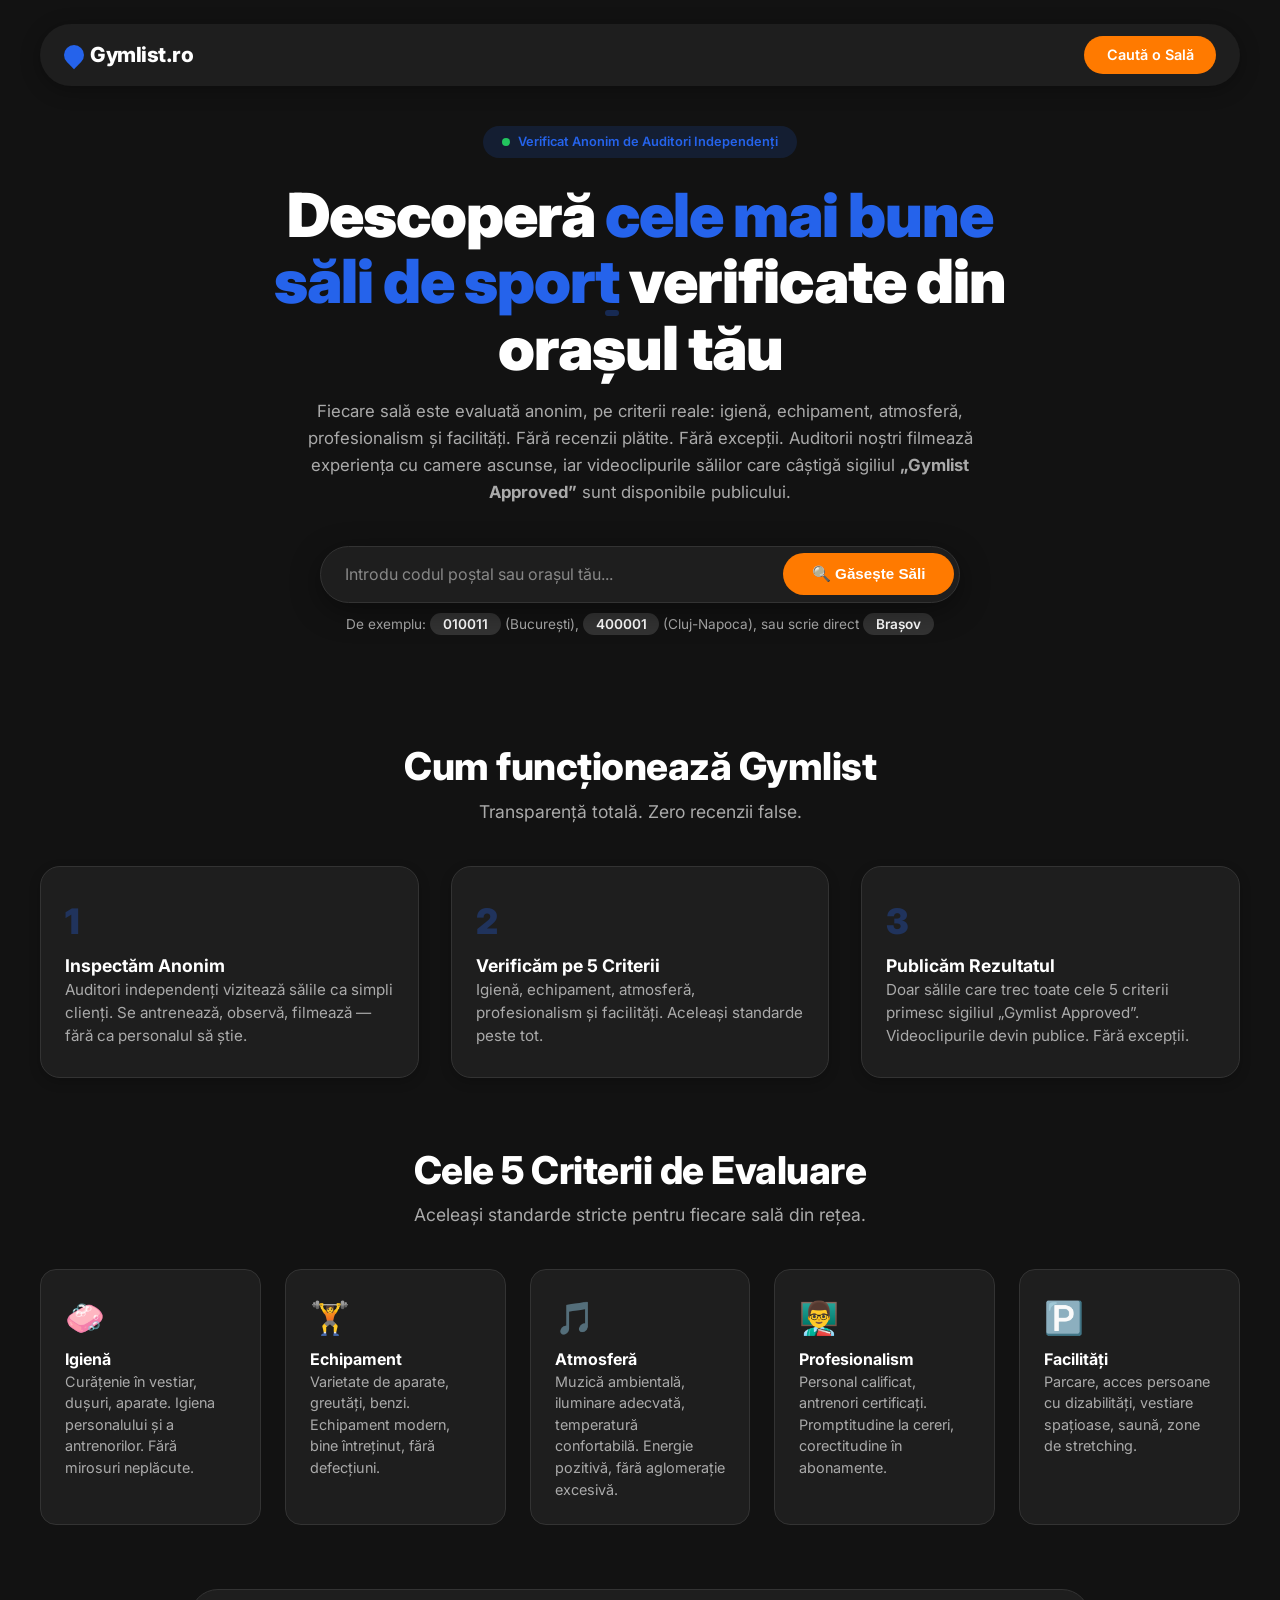
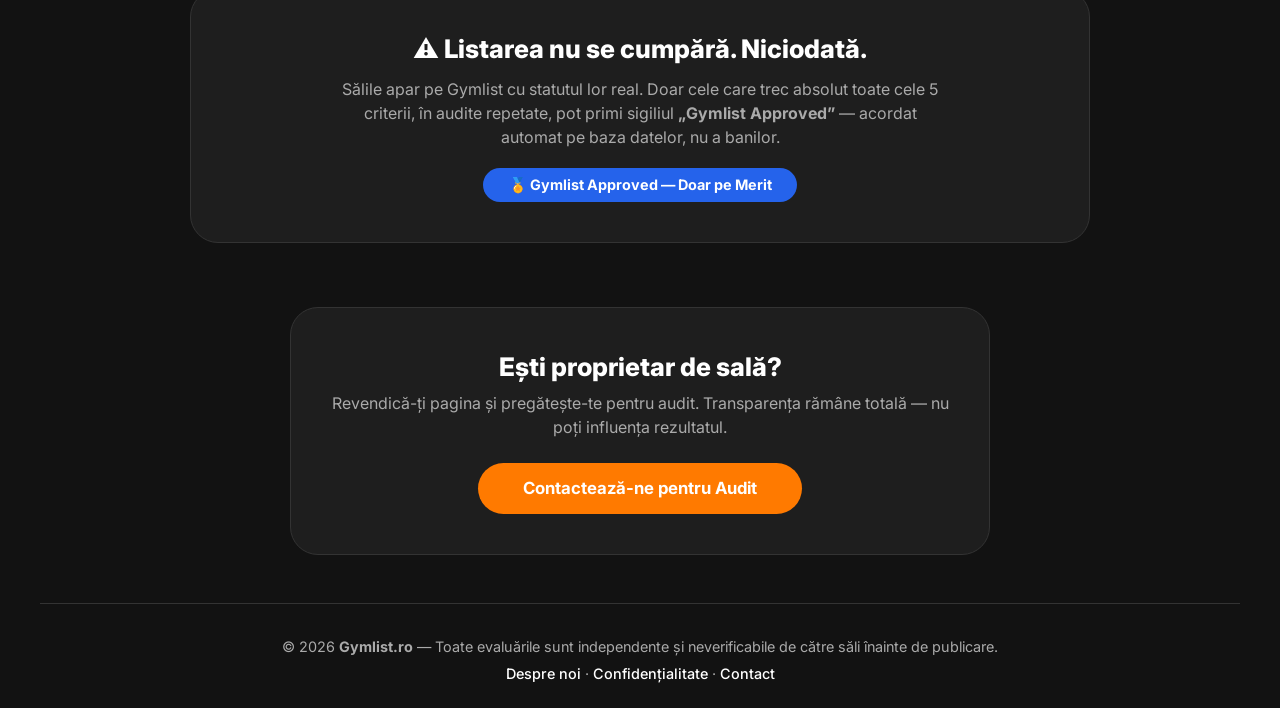
<file: index.html>
<!DOCTYPE html>
<html lang="ro">
<head>
    <meta charset="UTF-8">
    <meta name="viewport" content="width=device-width, initial-scale=1.0">

    <!-- ========== TITLE & META DESCRIPTION ========== -->
    <title>Gymlist.ro — Cele Mai Bune Săli de Sport Verificate din Orașul Tău | Fitness Autentic</title>
    <meta name="description" content="Descoperă cele mai bune săli de sport verificate anonim din România. Evaluări reale pe 5 criterii: igienă, echipament, atmosferă, profesionalism și facilități. Găsește sala ideală în orașul tău.">

    <!-- ========== OPEN GRAPH ========== -->
    <meta property="og:title" content="Gymlist.ro — Săli de Sport Verificate Anonim" />
    <meta property="og:description" content="Evaluări reale pe 5 criterii. Fără recenzii false. Găsește sala potrivită în orașul tău." />
    <meta property="og:image" content="https://gymlist.ro/img/og-image.jpg" />
    <meta property="og:url" content="https://gymlist.ro" />
    <meta property="og:type" content="website" />

    <!-- ========== FAVICON ========== -->
    <link rel="icon" type="image/svg+xml" href="/img/favicon.svg">
    <link rel="icon" type="image/svg+xml" href="/img/favicon.svg">
    <link rel="icon" type="image/png" sizes="32x32" href="/img/favicon.png">

    <!-- ========== CANONICAL ========== -->
    <link rel="canonical" href="https://gymlist.ro/" />

    <!-- ========== JSON-LD STRUCTURED DATA ========== -->
    <script type="application/ld+json">
    {
        "@context": "https://schema.org",
        "@type": "WebSite",
        "name": "Gymlist.ro",
        "url": "https://gymlist.ro",
        "description": "Cele mai bune săli de sport verificate anonim din România.",
        "potentialAction": {
            "@type": "SearchAction",
            "target": "https://gymlist.ro/?city={search_term_string}",
            "query-input": "required name=search_term_string"
        }
    }
    </script>

    <!-- ========== STYLES WITH DEFERRED FONT LOADING ========== -->
    <link rel="preconnect" href="https://fonts.googleapis.com">
    <link rel="preconnect" href="https://fonts.gstatic.com" crossorigin>
    <link rel="preload" href="https://fonts.googleapis.com/css2?family=Inter:wght@400;500;600;700;800;900&display=swap" as="style" onload="this.rel='stylesheet'">
    <noscript>
        <link href="https://fonts.googleapis.com/css2?family=Inter:wght@400;500;600;700;800;900&display=swap" rel="stylesheet">
    </noscript>

    <link rel="stylesheet" href="css/style.css">

</head>
<body>

    <!-- ========== NAVIGATION ========== -->
    <nav class="nav">
        <a href="/" class="nav-logo">
            <span class="slice"></span> Gymlist.ro
        </a>
        <a href="#search" class="nav-cta">Caută o Sală</a>
    </nav>

    <!-- ========== HERO ========== -->
    <section class="hero">
        <div class="hero-badge">
            <span class="dot"></span> Verificat Anonim de Auditori Independenți
        </div>
        <h1>Descoperă <span class="highlight">cele mai bune săli de sport</span> verificate din orașul tău</h1>
        <p class="hero-subtitle">
            Fiecare sală este evaluată anonim, pe criterii reale: igienă, echipament, atmosferă, profesionalism și facilități. Fără recenzii plătite. Fără excepții. Auditorii noștri filmează experiența cu camere ascunse, iar videoclipurile sălilor care câștigă sigiliul <strong>„Gymlist Approved”</strong> sunt disponibile publicului.
        </p>

        <!-- ========== SEARCH ========== -->
        <div class="search-section" id="search">
            <div class="search-wrapper">
                <input
                    type="text"
                    class="search-input"
                    id="searchInput"
                    placeholder="Introdu codul poștal sau orașul tău..."
                    aria-label="Caută după cod poștal sau oraș"
                    autocomplete="on"
                >
                <button class="search-btn" id="searchBtn" aria-label="Caută">
                    🔍 Găsește Săli
                </button>
                <button class="search-clear" id="clearBtn" aria-label="Golește câmpul" style="display:none;">✕</button>
            </div>
            <p class="search-hint">
                De exemplu: <span>010011</span> (București), <span>400001</span> (Cluj-Napoca), sau scrie direct <span>Brașov</span>
            </p>
            <div class="search-status" id="searchStatus" aria-live="polite"></div>
        </div>

        <!-- ========== RESULTS CONTAINER ========== -->
        <div id="results" class="results-grid" style="display:none;"></div>
        <div id="noResults" class="no-results-msg" style="display:none;">
            <p>😕 Nu am găsit săli în această zonă.</p>
            <p class="no-results-cta">
                <a href="/contact.html">📢 Vino ca auditor și adaugă-le tu!</a>
            </p>
        </div>
    </section>

    <!-- ========== HOW IT WORKS ========== -->
    <section class="section">
        <h2 class="section-title">Cum funcționează Gymlist</h2>
        <p class="section-subtitle">Transparență totală. Zero recenzii false.</p>
        <div class="steps">
            <div class="step-card">
                <div class="step-num">1</div>
                <h4>Inspectăm Anonim</h4>
                <p>Auditori independenți vizitează sălile ca simpli clienți. Se antrenează, observă, filmează — fără ca personalul să știe.</p>
            </div>
            <div class="step-card">
                <div class="step-num">2</div>
                <h4>Verificăm pe 5 Criterii</h4>
                <p>Igienă, echipament, atmosferă, profesionalism și facilități. Aceleași standarde peste tot.</p>
            </div>
            <div class="step-card">
                <div class="step-num">3</div>
                <h4>Publicăm Rezultatul</h4>
                <p>Doar sălile care trec toate cele 5 criterii primesc sigiliul „Gymlist Approved”. Videoclipurile devin publice. Fără excepții.</p>
            </div>
        </div>
    </section>

    <!-- ========== CRITERIA ========== -->
    <section class="section">
        <h2 class="section-title">Cele 5 Criterii de Evaluare</h2>
        <p class="section-subtitle">Aceleași standarde stricte pentru fiecare sală din rețea.</p>
        <div class="criteria-grid">
            <div class="criteria-card">
                <div class="criteria-icon">🧼</div>
                <h4>Igienă</h4>
                <p>Curățenie în vestiar, dușuri, aparate. Igiena personalului și a antrenorilor. Fără mirosuri neplăcute.</p>
            </div>
            <div class="criteria-card">
                <div class="criteria-icon">🏋️</div>
                <h4>Echipament</h4>
                <p>Varietate de aparate, greutăți, benzi. Echipament modern, bine întreținut, fără defecțiuni.</p>
            </div>
            <div class="criteria-card">
                <div class="criteria-icon">🎵</div>
                <h4>Atmosferă</h4>
                <p>Muzică ambientală, iluminare adecvată, temperatură confortabilă. Energie pozitivă, fără aglomerație excesivă.</p>
            </div>
            <div class="criteria-card">
                <div class="criteria-icon">👨‍🏫</div>
                <h4>Profesionalism</h4>
                <p>Personal calificat, antrenori certificați. Promptitudine la cereri, corectitudine în abonamente.</p>
            </div>
            <div class="criteria-card">
                <div class="criteria-icon">🅿️</div>
                <h4>Facilități</h4>
                <p>Parcare, acces persoane cu dizabilități, vestiare spațioase, saună, zone de stretching.</p>
            </div>
        </div>
    </section>

    <!-- ========== TRUST BANNER ========== -->
    <div class="trust-banner">
        <h3>⚠️ Listarea nu se cumpără. Niciodată.</h3>
        <p>
            Sălile apar pe Gymlist cu statutul lor real. Doar cele care trec absolut toate cele 5 criterii, în audite repetate, pot primi sigiliul <strong>„Gymlist Approved”</strong> — acordat automat pe baza datelor, nu a banilor.
        </p>
        <span class="seal-demo">🏅 Gymlist Approved — Doar pe Merit</span>
    </div>

    <!-- ========== CTA ========== -->
    <div class="cta-section">
        <h3>Ești proprietar de sală?</h3>
        <p>
            Revendică-ți pagina și pregătește-te pentru audit. Transparența rămâne totală — nu poți influența rezultatul.
        </p>
        <a href="/contact.html" class="btn-large">Contactează-ne pentru Audit</a>
    </div>

    <!-- ========== FOOTER ========== -->
    <footer class="footer">
        <p>© 2026 <strong>Gymlist.ro</strong> — Toate evaluările sunt independente și neverificabile de către săli înainte de publicare.</p>
        <p style="margin-top:0.3rem;"><a href="/about.html">Despre noi</a> · <a href="/privacy.html">Confidențialitate</a> · <a href="/contact.html">Contact</a></p>
    </footer>

    <!-- ========== SCRIPTS ========== -->
    <script src="js/search.js"></script>
</body>
</html>
</file>
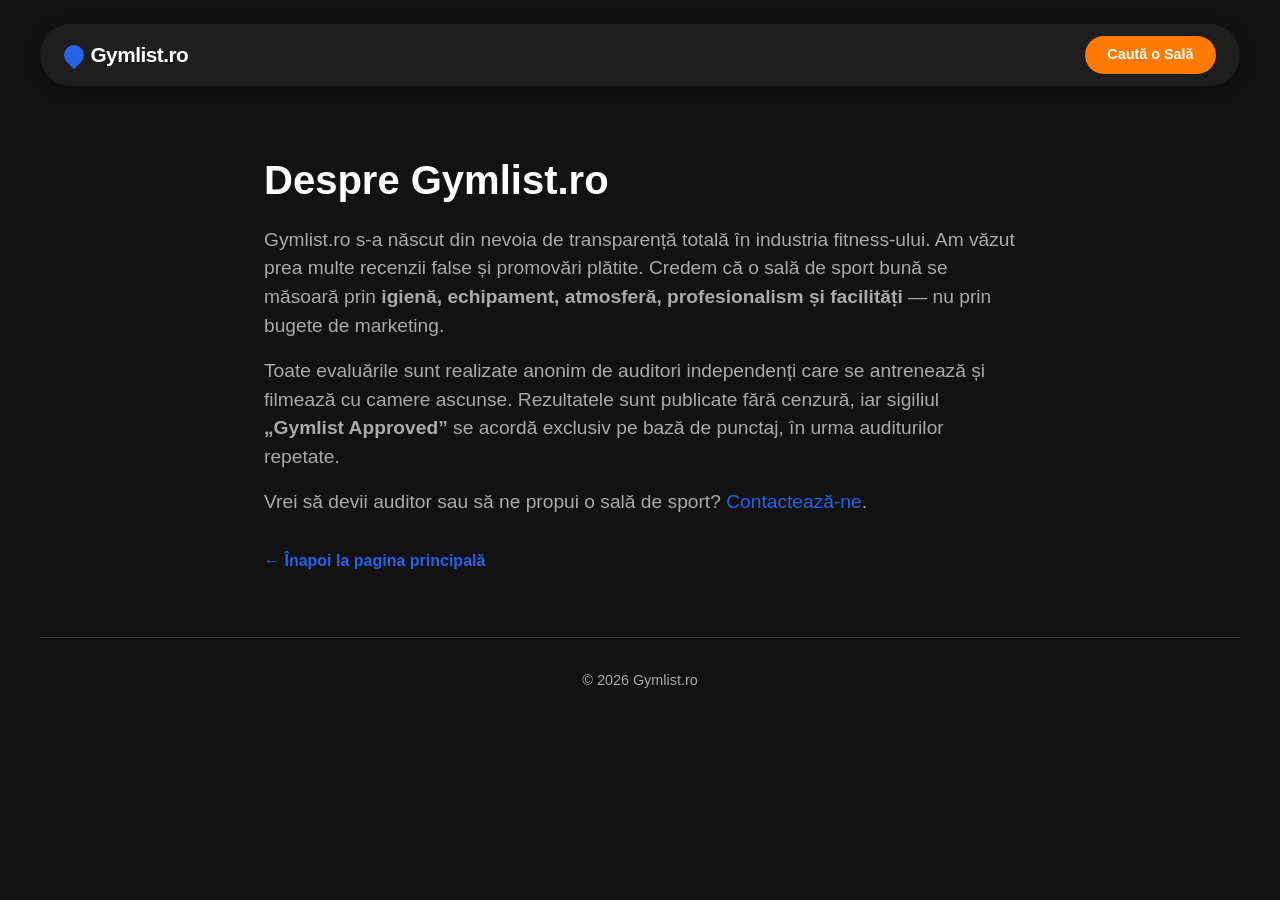
<file: about.html>
<!DOCTYPE html>
<html lang="ro">
<head>
    <meta charset="UTF-8">
    <meta name="viewport" content="width=device-width, initial-scale=1.0">
    <title>Despre noi — Gymlist.ro</title>
    <link rel="stylesheet" href="css/style.css">
    <link rel="icon" href="/img/favicon.png">
</head>
<body>
    <nav class="nav" style="margin-top:1.5rem;">
        <a href="/" class="nav-logo"><span class="slice"></span> Gymlist.ro</a>
        <a href="/#search" class="nav-cta">Caută o Sală</a>
    </nav>
    <div style="max-width:800px;margin:4rem auto;padding:0 1.5rem;">
        <h1 style="font-size:2.5rem;font-weight:900;">Despre Gymlist.ro</h1>
        <p style="font-size:1.2rem;color:#aaaaaa;margin-top:1rem;">
            Gymlist.ro s-a născut din nevoia de transparență totală în industria fitness-ului. 
            Am văzut prea multe recenzii false și promovări plătite. 
            Credem că o sală de sport bună se măsoară prin <strong>igienă, echipament, atmosferă, profesionalism și facilități</strong> — nu prin bugete de marketing.
        </p>
        <p style="font-size:1.2rem;color:#aaaaaa;margin-top:1rem;">
            Toate evaluările sunt realizate anonim de auditori independenți care se antrenează și filmează cu camere ascunse. 
            Rezultatele sunt publicate fără cenzură, iar sigiliul <strong>„Gymlist Approved”</strong> se acordă exclusiv pe bază de punctaj, în urma auditurilor repetate.
        </p>
        <p style="font-size:1.2rem;color:#aaaaaa;margin-top:1rem;">
            Vrei să devii auditor sau să ne propui o sală de sport? <a href="/contact.html">Contactează-ne</a>.
        </p>
        <p style="margin-top:2rem;"><a href="/" style="font-weight:600;color:#2563EB;">← Înapoi la pagina principală</a></p>
    </div>
    <footer class="footer"><p>© 2026 Gymlist.ro</p></footer>
</body>
</html>
</file>
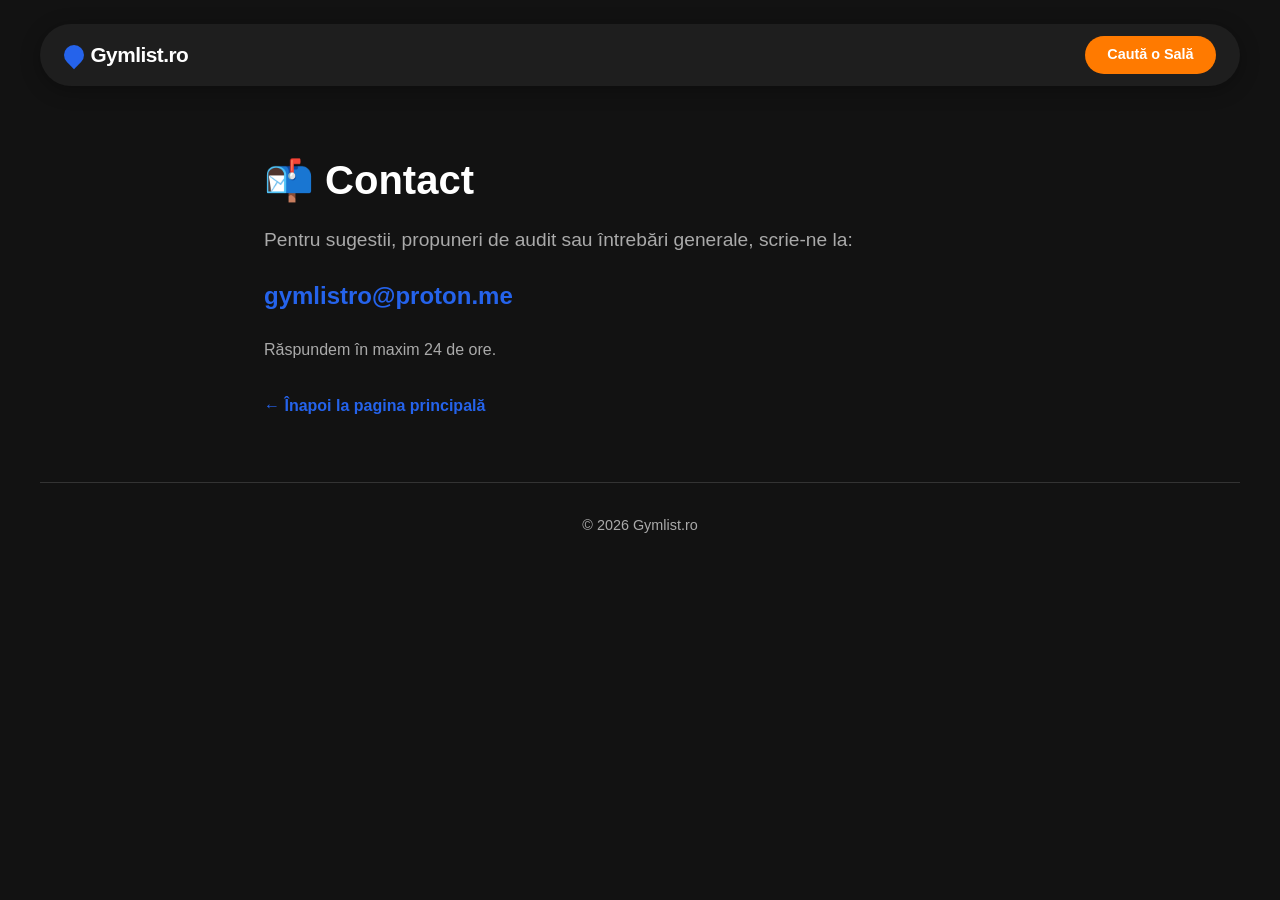
<file: contact.html>
<!DOCTYPE html>
<html lang="ro">
<head>
    <meta charset="UTF-8">
    <meta name="viewport" content="width=device-width, initial-scale=1.0">
    <title>Contact — Gymlist.ro</title>
    <link rel="stylesheet" href="css/style.css">
    <link rel="icon" href="/img/favicon.png">
</head>
<body>
    <nav class="nav" style="margin-top:1.5rem;">
        <a href="/" class="nav-logo"><span class="slice"></span> Gymlist.ro</a>
        <a href="/#search" class="nav-cta">Caută o Sală</a>
    </nav>
    <div style="max-width:800px;margin:4rem auto;padding:0 1.5rem;">
        <h1 style="font-size:2.5rem;font-weight:900;">📬 Contact</h1>
        <p style="font-size:1.2rem;color:#aaaaaa;margin-top:1rem;">
            Pentru sugestii, propuneri de audit sau întrebări generale, scrie-ne la:
        </p>
        <p style="font-size:1.5rem;font-weight:600;margin:1.5rem 0;">
            <a href="mailto:gymlistro@proton.me">gymlistro@proton.me</a>
        </p>
        <p style="color:#aaaaaa;">Răspundem în maxim 24 de ore.</p>
        <p style="margin-top:2rem;"><a href="/" style="font-weight:600;color:#2563EB;">← Înapoi la pagina principală</a></p>
    </div>
    <footer class="footer"><p>© 2026 Gymlist.ro</p></footer>
</body>
</html>
</file>
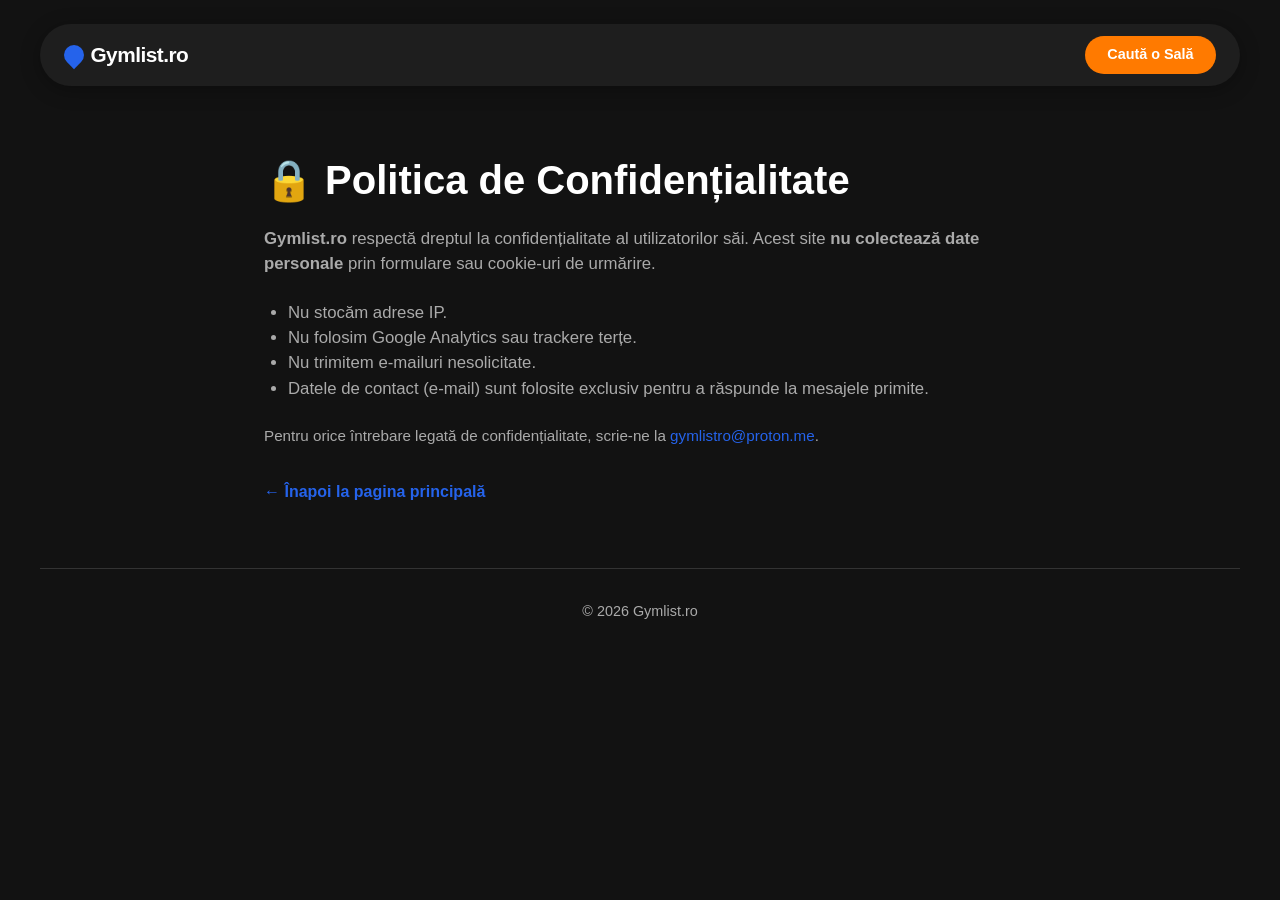
<file: privacy.html>
<!DOCTYPE html>
<html lang="ro">
<head>
    <meta charset="UTF-8">
    <meta name="viewport" content="width=device-width, initial-scale=1.0">
    <title>Confidențialitate — Gymlist.ro</title>
    <link rel="stylesheet" href="css/style.css">
    <link rel="icon" href="/img/favicon.png">
</head>
<body>
    <nav class="nav" style="margin-top:1.5rem;">
        <a href="/" class="nav-logo"><span class="slice"></span> Gymlist.ro</a>
        <a href="/#search" class="nav-cta">Caută o Sală</a>
    </nav>
    <div style="max-width:800px;margin:4rem auto;padding:0 1.5rem;">
        <h1 style="font-size:2.5rem;font-weight:900;">🔒 Politica de Confidențialitate</h1>
        <p style="color:#aaaaaa;margin-top:1rem;font-size:1.05rem;">
            <strong>Gymlist.ro</strong> respectă dreptul la confidențialitate al utilizatorilor săi. 
            Acest site <strong>nu colectează date personale</strong> prin formulare sau cookie-uri de urmărire.
        </p>
        <ul style="margin:1.5rem 0;list-style:disc;padding-left:1.5rem;color:#aaaaaa;font-size:1.05rem;">
            <li>Nu stocăm adrese IP.</li>
            <li>Nu folosim Google Analytics sau trackere terțe.</li>
            <li>Nu trimitem e-mailuri nesolicitate.</li>
            <li>Datele de contact (e-mail) sunt folosite exclusiv pentru a răspunde la mesajele primite.</li>
        </ul>
        <p style="color:#aaaaaa;font-size:0.95rem;">
            Pentru orice întrebare legată de confidențialitate, scrie-ne la <a href="mailto:gymlistro@proton.me">gymlistro@proton.me</a>.
        </p>
        <p style="margin-top:2rem;"><a href="/" style="font-weight:600;color:#2563EB;">← Înapoi la pagina principală</a></p>
    </div>
    <footer class="footer"><p>© 2026 Gymlist.ro</p></footer>
</body>
</html>
</file>
<file: css/style.css>
/* ===== RESET & BASE ===== */
* {
    margin: 0;
    padding: 0;
    box-sizing: border-box;
}

body {
    font-family: 'Inter', -apple-system, sans-serif;
    background: #121212;
    color: #FFFFFF;
    line-height: 1.5;
    padding: 0 1.5rem;
}

a {
    color: #2563EB;
    text-decoration: none;
}
a:hover {
    text-decoration: underline;
}

img {
    max-width: 100%;
    height: auto;
    display: block;
}

/* ===== NAV ===== */
.nav {
    max-width: 1200px;
    margin: 1.5rem auto 0;
    display: flex;
    justify-content: space-between;
    align-items: center;
    padding: 0.75rem 1.5rem;
    background: #1e1e1e;
    border-radius: 60px;
    box-shadow: 0 4px 20px rgba(0, 0, 0, 0.3);
    position: sticky;
    top: 1rem;
    z-index: 100;
}

.nav-logo {
    font-weight: 800;
    font-size: 1.3rem;
    letter-spacing: -0.5px;
    color: #FFFFFF;
    display: flex;
    align-items: center;
    gap: 0.4rem;
}
.nav-logo .slice {
    display: inline-block;
    width: 20px;
    height: 20px;
    background: #2563EB;
    border-radius: 50% 50% 50% 0;
    transform: rotate(-45deg);
}
.nav-cta {
    background: #FF7A00;
    color: #fff;
    padding: 0.5rem 1.4rem;
    border-radius: 40px;
    font-weight: 600;
    font-size: 0.9rem;
    transition: background 0.2s;
}
.nav-cta:hover {
    background: #FF9633;
    text-decoration: none;
}

/* ===== HERO ===== */
.hero {
    max-width: 1200px;
    margin: 2.5rem auto 0;
    text-align: center;
}

.hero-badge {
    display: inline-flex;
    align-items: center;
    gap: 0.5rem;
    background: rgba(37, 99, 235, 0.15);
    padding: 0.4rem 1.2rem;
    border-radius: 40px;
    font-size: 0.8rem;
    font-weight: 600;
    color: #2563EB;
    margin-bottom: 1.5rem;
}
.hero-badge .dot {
    width: 8px;
    height: 8px;
    background: #22C55E;
    border-radius: 50%;
    display: inline-block;
    animation: pulse 1.8s infinite;
}
@keyframes pulse {
    0%, 100% { opacity: 1; transform: scale(1); }
    50% { opacity: 0.4; transform: scale(0.9); }
}

.hero h1 {
    font-size: clamp(2.2rem, 5vw, 3.8rem);
    font-weight: 900;
    letter-spacing: -1px;
    line-height: 1.1;
    max-width: 800px;
    margin: 0 auto 1rem;
}
.hero .highlight {
    color: #2563EB;
    position: relative;
}
.hero .highlight::after {
    content: '';
    position: absolute;
    left: 0;
    bottom: 2px;
    width: 100%;
    height: 6px;
    background: rgba(37, 99, 235, 0.3);
    border-radius: 4px;
    z-index: -1;
}

.hero-subtitle {
    max-width: 720px;
    margin: 0 auto 2.5rem;
    color: #aaaaaa;
    font-size: 1.05rem;
    line-height: 1.6;
}

/* ===== SEARCH ===== */
.search-section {
    max-width: 640px;
    margin: 0 auto 2rem;
}

.search-wrapper {
    display: flex;
    align-items: center;
    gap: 0.5rem;
    background: #1e1e1e;
    border-radius: 60px;
    padding: 0.3rem 0.3rem 0.3rem 1.5rem;
    box-shadow: 0 8px 30px rgba(0, 0, 0, 0.4);
    border: 1px solid #333;
    position: relative;
    transition: border 0.2s, box-shadow 0.2s;
}
.search-wrapper:focus-within {
    border-color: #2563EB;
    box-shadow: 0 8px 30px rgba(37, 99, 235, 0.1);
}

.search-input {
    flex: 1;
    border: none;
    padding: 0.8rem 0;
    font-size: 1rem;
    background: transparent;
    outline: none;
    font-family: inherit;
    color: #fff;
}
.search-input::placeholder {
    color: #888;
}

.search-btn {
    background: #FF7A00;
    color: #fff;
    border: none;
    padding: 0.75rem 1.8rem;
    border-radius: 40px;
    font-weight: 700;
    font-size: 0.95rem;
    cursor: pointer;
    transition: background 0.2s, transform 0.1s;
    white-space: nowrap;
}
.search-btn:hover {
    background: #FF9633;
}
.search-btn:active {
    transform: scale(0.96);
}
.search-btn:disabled {
    opacity: 0.6;
    cursor: not-allowed;
}

.search-clear {
    background: none;
    border: none;
    font-size: 1.3rem;
    color: #888;
    cursor: pointer;
    padding: 0 0.5rem;
    display: none;
}
.search-clear:hover {
    color: #fff;
}

.search-hint {
    font-size: 0.85rem;
    color: #aaa;
    margin-top: 0.7rem;
}
.search-hint span {
    background: #333;
    padding: 0.2rem 0.8rem;
    border-radius: 20px;
    font-weight: 600;
    color: #fff;
    cursor: pointer;
    transition: background 0.2s;
}
.search-hint span:hover {
    background: #555;
}

.search-status {
    min-height: 2rem;
    margin-top: 0.5rem;
    font-weight: 500;
    color: #aaa;
}

/* ===== RESULTS GRID ===== */
.results-grid {
    display: grid;
    grid-template-columns: repeat(auto-fill, minmax(280px, 1fr));
    gap: 2rem;
    max-width: 1200px;
    margin: 2rem auto 0;
    text-align: left;
}

/* ===== GYM CARD ===== */
.gym-card {
    background: #1e1e1e;
    border-radius: 20px;
    overflow: hidden;
    box-shadow: 0 4px 20px rgba(0, 0, 0, 0.3);
    transition: transform 0.2s, box-shadow 0.2s;
    border: 1px solid #333;
    display: flex;
    flex-direction: column;
}
.gym-card:hover {
    transform: translateY(-4px);
    box-shadow: 0 12px 40px rgba(37, 99, 235, 0.15);
}

.gym-card .card-image {
    width: 100%;
    height: 180px;
    object-fit: cover;
    background: #252525;
}

.gym-card .card-body {
    padding: 1.2rem 1.4rem 1.4rem;
    flex: 1;
    display: flex;
    flex-direction: column;
}

.gym-card .card-header {
    display: flex;
    justify-content: space-between;
    align-items: flex-start;
    gap: 0.5rem;
    margin-bottom: 0.3rem;
}
.gym-card .card-name {
    font-size: 1.2rem;
    font-weight: 700;
    color: #fff;
}

/* ===== STATUS MEDALLIONS ===== */
.status-medallion {
    font-size: 0.6rem;
    font-weight: 700;
    padding: 0.25rem 0.7rem;
    border-radius: 30px;
    white-space: nowrap;
    letter-spacing: 0.3px;
    text-transform: uppercase;
}
.status-medallion.approved {
    background: #22C55E;
    color: #fff;
}
.status-medallion.pending {
    background: #6c757d;
    color: #fff;
}
.status-medallion .star {
    margin-right: 2px;
}

.gym-card .card-address {
    font-size: 0.9rem;
    color: #aaaaaa;
    margin: 0.2rem 0 0.4rem;
}

.gym-card .card-description {
    font-size: 0.9rem;
    color: #aaaaaa;
    margin: 0.2rem 0 0.8rem;
    line-height: 1.4;
}

.gym-card .card-actions {
    margin-top: auto;
    display: flex;
    gap: 0.6rem;
    flex-wrap: wrap;
}
.gym-card .card-actions a {
    padding: 0.4rem 1rem;
    border-radius: 30px;
    font-size: 0.8rem;
    font-weight: 600;
    transition: background 0.2s, color 0.2s;
    background: #333;
    color: #fff;
}
.gym-card .card-actions a:hover {
    background: #2563EB;
    color: #fff;
    text-decoration: none;
}
.gym-card .card-actions .phone-link {
    background: rgba(37, 99, 235, 0.15);
    color: #2563EB;
}
.gym-card .card-actions .phone-link:hover {
    background: #2563EB;
    color: #fff;
}

/* ===== NO RESULTS ===== */
.no-results-msg {
    max-width: 600px;
    margin: 2rem auto;
    padding: 2.5rem 2rem;
    background: #1e1e1e;
    border-radius: 24px;
    text-align: center;
    border: 2px dashed #333;
}
.no-results-msg p {
    font-size: 1.2rem;
    color: #aaa;
}
.no-results-cta {
    margin-top: 1rem;
}
.no-results-cta a {
    display: inline-block;
    background: #FF7A00;
    color: #fff;
    padding: 0.7rem 2rem;
    border-radius: 40px;
    font-weight: 600;
}
.no-results-cta a:hover {
    background: #FF9633;
    text-decoration: none;
}

/* ===== LOADING SPINNER ===== */
.loading-spinner {
    display: flex;
    justify-content: center;
    align-items: center;
    gap: 0.6rem;
    padding: 2rem 0;
    color: #aaa;
    font-weight: 500;
}
.loading-spinner .spinner {
    width: 24px;
    height: 24px;
    border: 3px solid #333;
    border-top-color: #2563EB;
    border-radius: 50%;
    animation: spin 0.8s linear infinite;
}
@keyframes spin {
    to { transform: rotate(360deg); }
}

/* ===== SECTIONS ===== */
.section {
    max-width: 1200px;
    margin: 4rem auto;
    text-align: center;
}
.section-title {
    font-size: clamp(1.8rem, 3vw, 2.6rem);
    font-weight: 800;
    letter-spacing: -0.5px;
}
.section-subtitle {
    color: #aaa;
    font-size: 1.1rem;
    margin-top: 0.2rem;
}

.steps {
    display: grid;
    grid-template-columns: repeat(auto-fit, minmax(200px, 1fr));
    gap: 2rem;
    margin-top: 2.5rem;
    text-align: left;
}
.step-card {
    background: #1e1e1e;
    padding: 1.8rem 1.5rem;
    border-radius: 20px;
    box-shadow: 0 4px 12px rgba(0, 0, 0, 0.2);
    border: 1px solid #333;
}
.step-num {
    font-size: 2.2rem;
    font-weight: 900;
    color: #2563EB;
    opacity: 0.3;
    margin-bottom: 0.3rem;
}
.step-card h4 {
    font-size: 1.1rem;
    font-weight: 700;
}
.step-card p {
    color: #aaa;
    font-size: 0.95rem;
}

.criteria-grid {
    display: grid;
    grid-template-columns: repeat(auto-fit, minmax(180px, 1fr));
    gap: 1.5rem;
    margin-top: 2.5rem;
    text-align: left;
}
.criteria-card {
    background: #1e1e1e;
    padding: 1.5rem;
    border-radius: 16px;
    border: 1px solid #333;
}
.criteria-icon {
    font-size: 2rem;
    margin-bottom: 0.3rem;
}
.criteria-card h4 {
    font-weight: 700;
}
.criteria-card p {
    font-size: 0.9rem;
    color: #aaa;
}

/* ===== TRUST BANNER ===== */
.trust-banner {
    max-width: 900px;
    margin: 3rem auto;
    background: #1e1e1e;
    color: #fff;
    padding: 2.5rem 2rem;
    border-radius: 28px;
    text-align: center;
    border: 1px solid #333;
}
.trust-banner h3 {
    font-size: 1.6rem;
    font-weight: 800;
}
.trust-banner p {
    max-width: 600px;
    margin: 0.5rem auto 1.2rem;
    color: #aaa;
}
.seal-demo {
    display: inline-block;
    background: #2563EB;
    color: #fff;
    padding: 0.4rem 1.6rem;
    border-radius: 40px;
    font-weight: 700;
    font-size: 0.9rem;
}

/* ===== CTA SECTION ===== */
.cta-section {
    max-width: 700px;
    margin: 4rem auto 2rem;
    text-align: center;
    padding: 2.5rem 2rem;
    background: #1e1e1e;
    border-radius: 28px;
    border: 1px solid #333;
}
.cta-section h3 {
    font-size: 1.6rem;
    font-weight: 800;
}
.cta-section p {
    color: #aaa;
    margin: 0.3rem 0 1.5rem;
}
.btn-large {
    display: inline-block;
    background: #FF7A00;
    color: #fff;
    padding: 0.8rem 2.8rem;
    border-radius: 60px;
    font-weight: 700;
    font-size: 1.05rem;
    transition: background 0.2s;
}
.btn-large:hover {
    background: #FF9633;
    text-decoration: none;
}

/* ===== FOOTER ===== */
.footer {
    max-width: 1200px;
    margin: 3rem auto 1.5rem;
    padding-top: 2rem;
    border-top: 1px solid #333;
    text-align: center;
    font-size: 0.9rem;
    color: #aaa;
}
.footer a {
    color: #fff;
    font-weight: 500;
}
.footer a:hover {
    color: #2563EB;
}

/* ===== RESPONSIVE ===== */
@media (max-width: 640px) {
    body { padding: 0 1rem; }
    .nav { flex-wrap: wrap; gap: 0.5rem; justify-content: center; }
    .search-wrapper { flex-wrap: wrap; background: transparent; padding: 0; border: none; box-shadow: none; }
    .search-input { background: #1e1e1e; padding: 0.8rem 1.2rem; border-radius: 40px; border: 1px solid #333; width: 100%; }
    .search-btn { width: 100%; justify-content: center; padding: 0.9rem; }
    .search-clear { position: absolute; right: 1rem; top: 50%; transform: translateY(-50%); display: none; }
    .search-wrapper:focus-within .search-clear { display: block; }
    .results-grid { grid-template-columns: 1fr; gap: 1.2rem; }
    .hero h1 { font-size: 2rem; }
    .trust-banner { padding: 1.8rem 1.2rem; }
}
</file>
